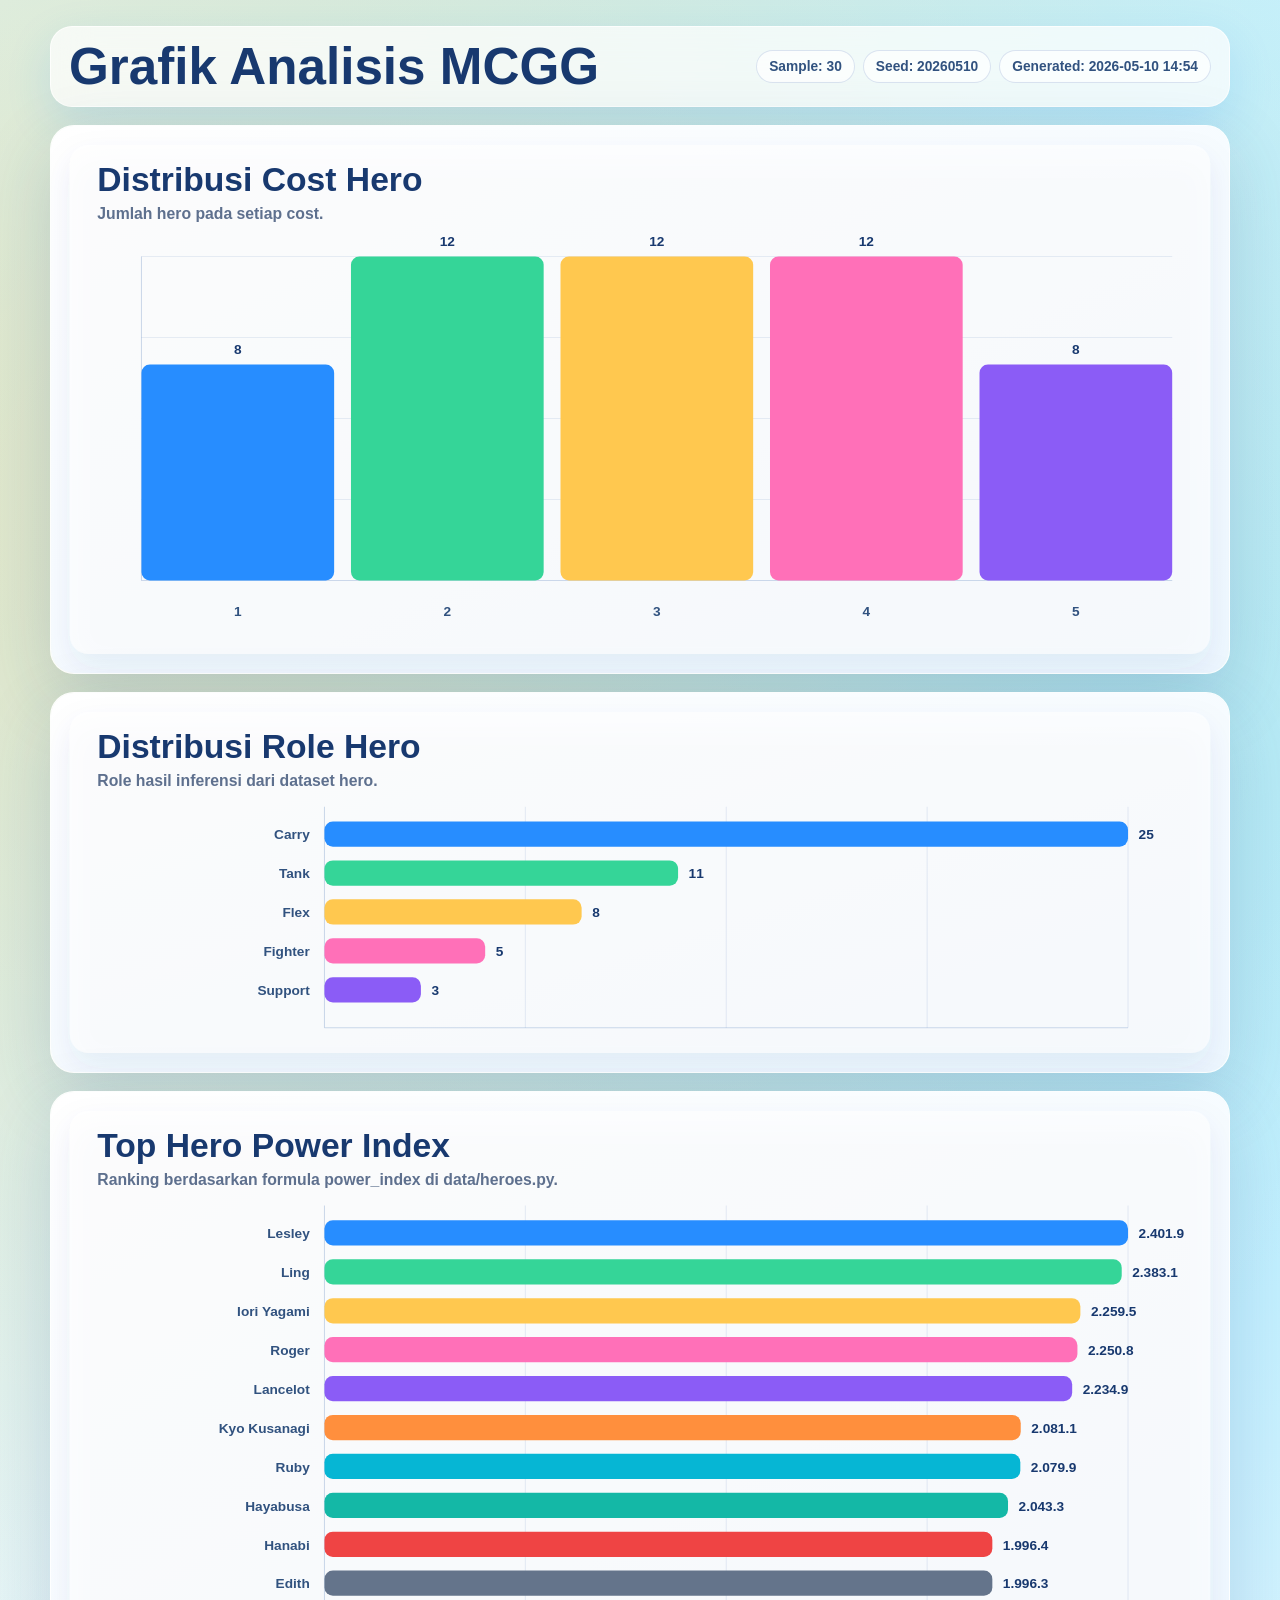
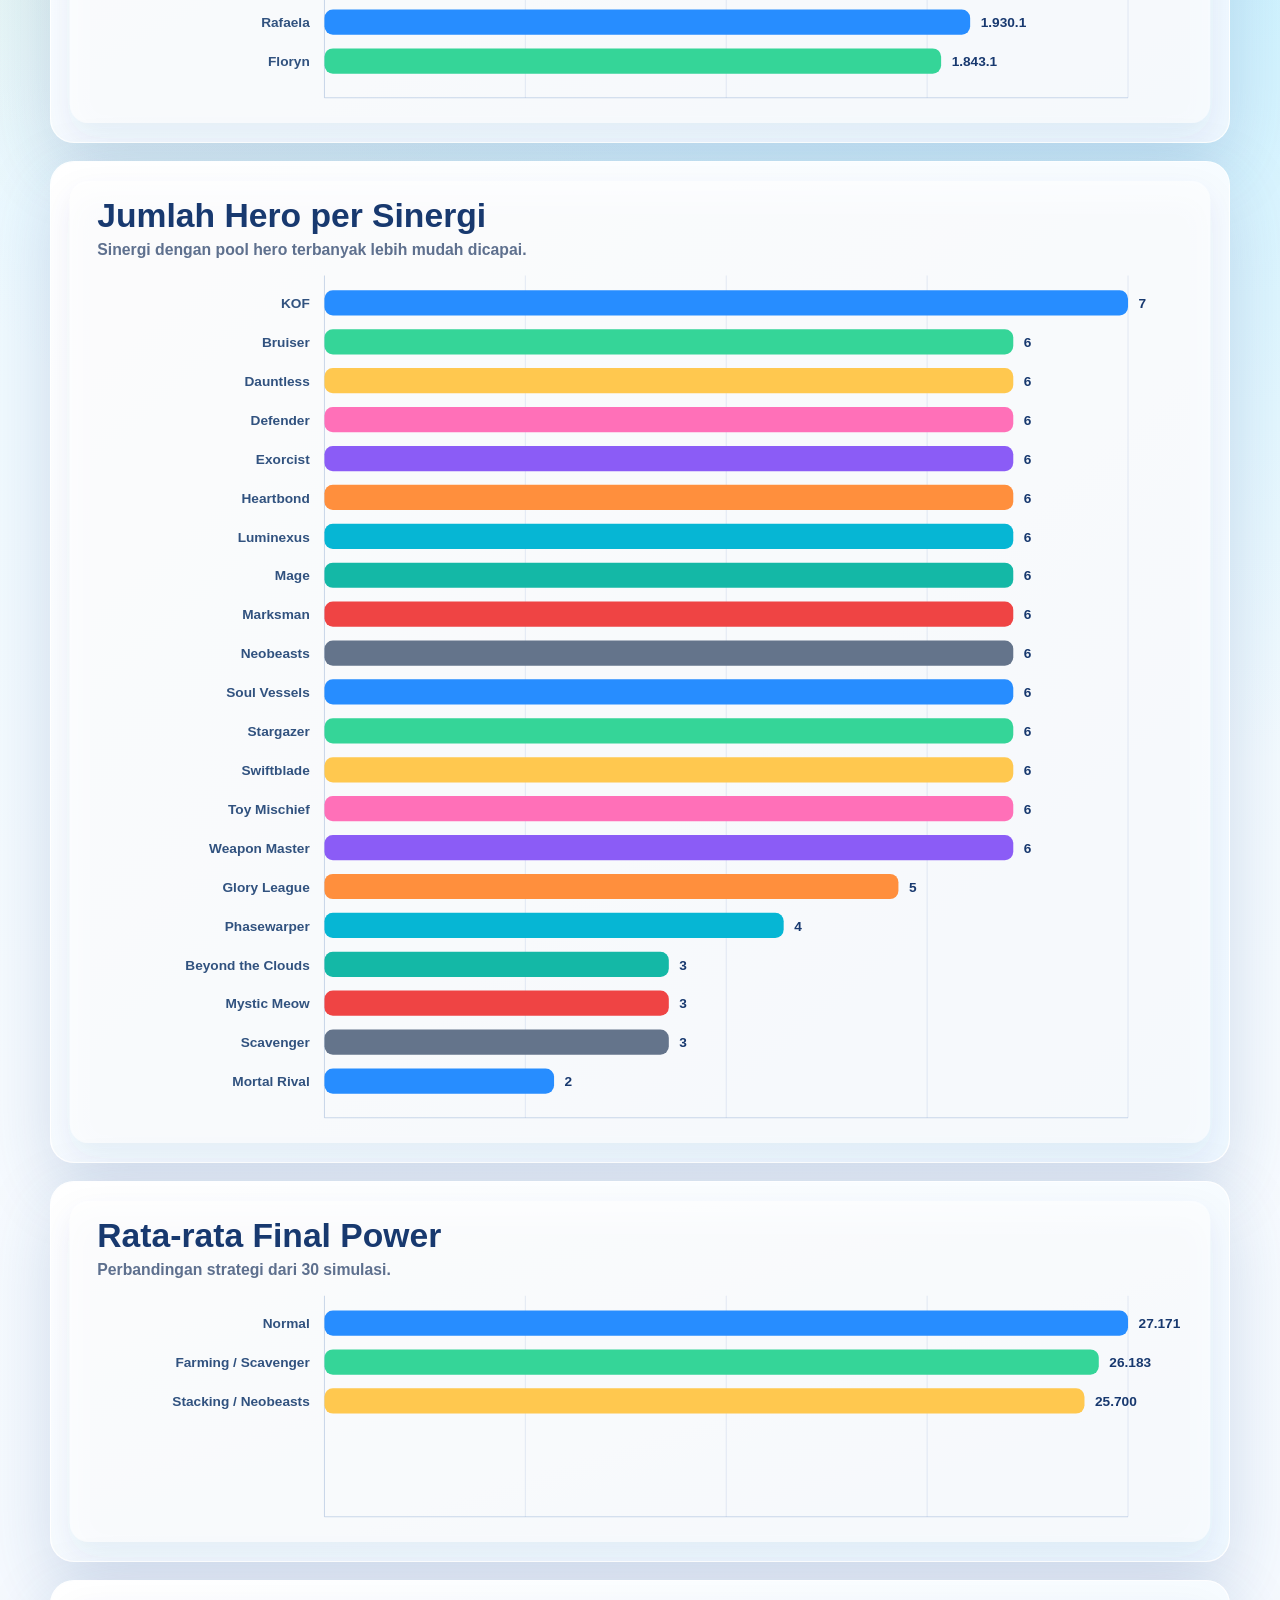
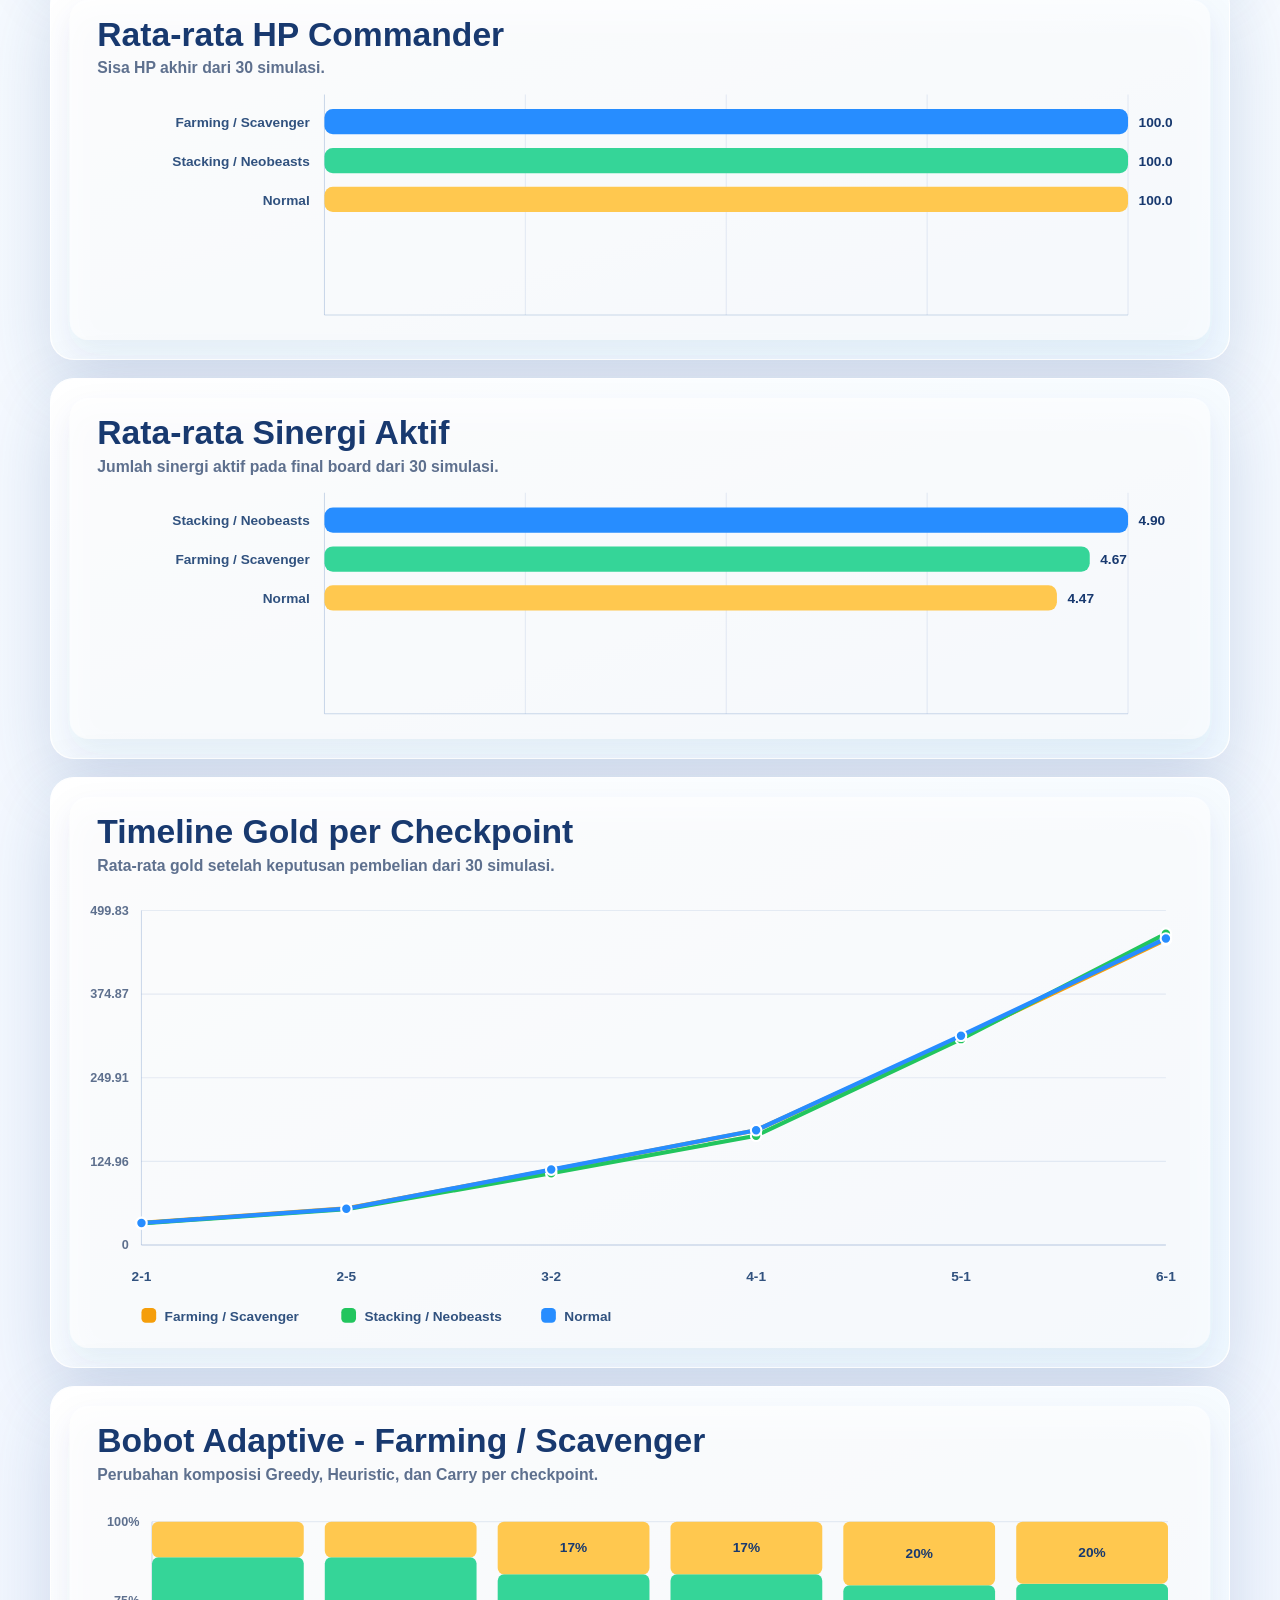
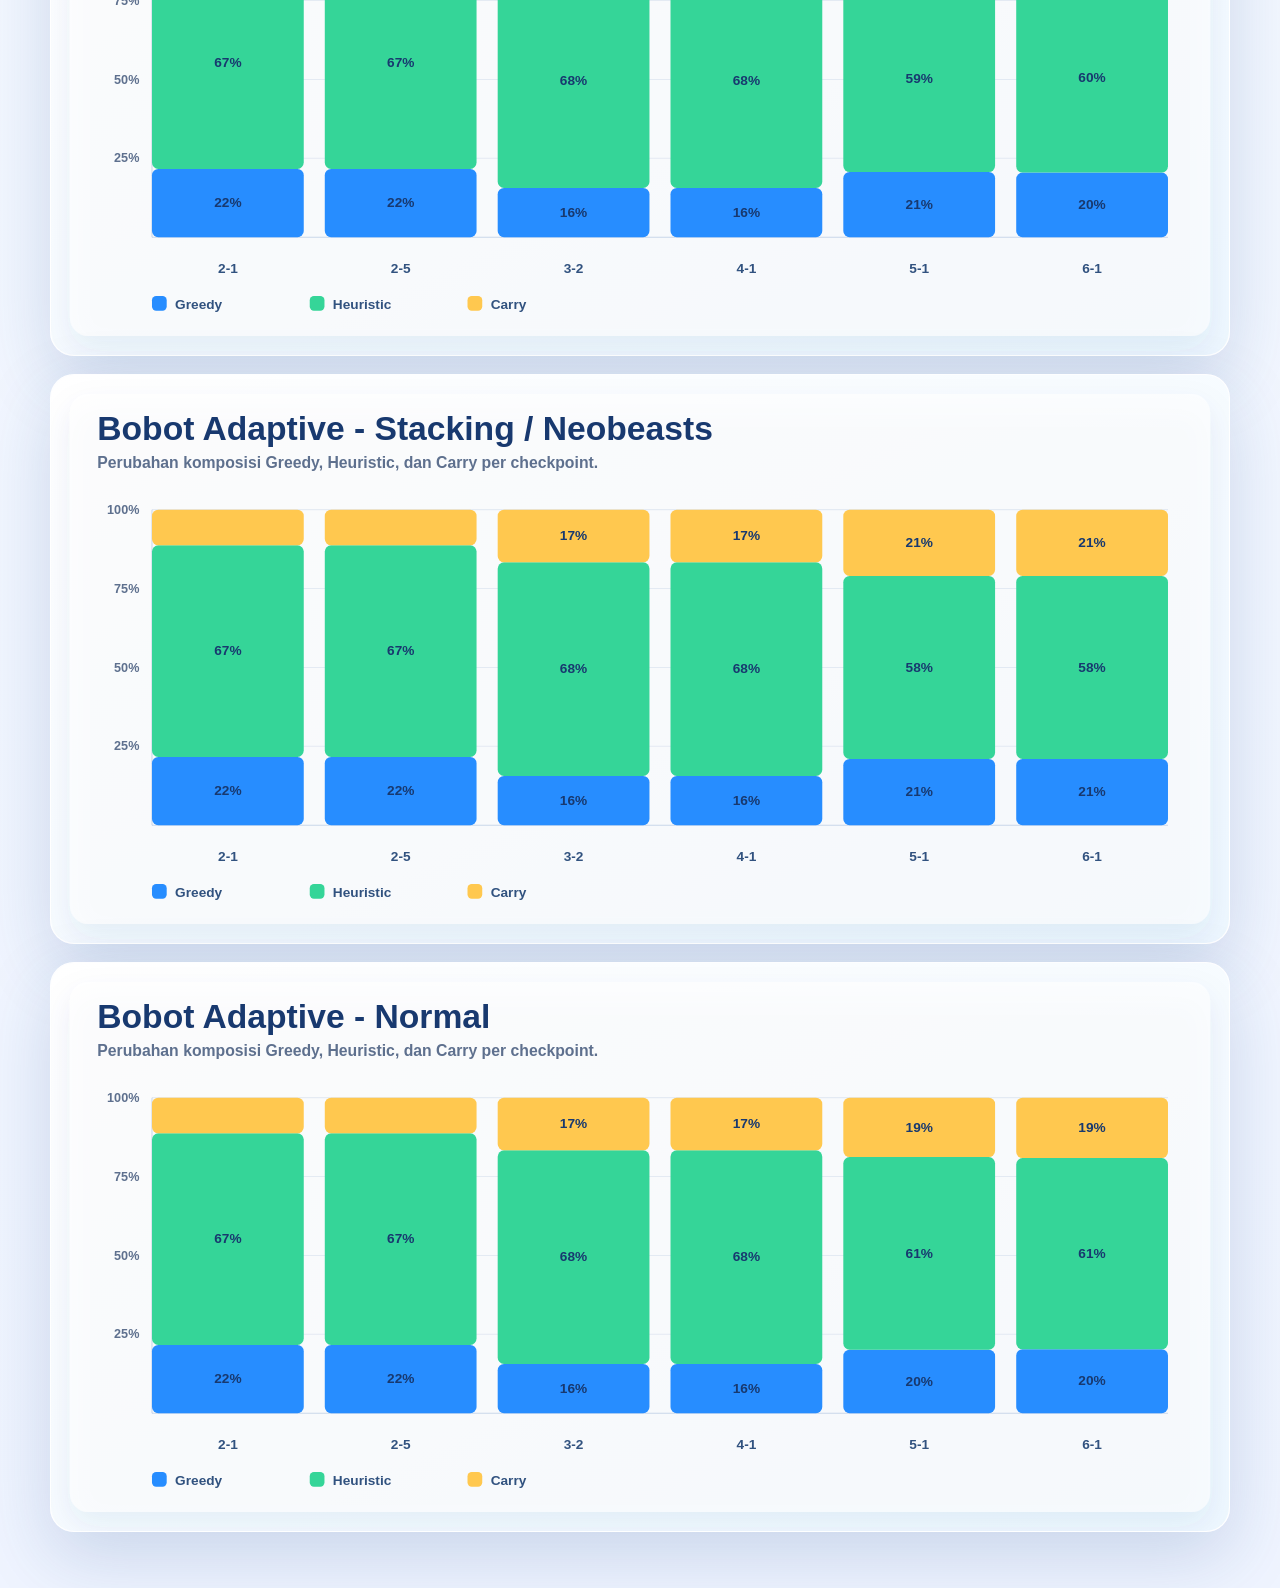
<file: output/grafik.html>
<!doctype html>
<html lang="id">
<head>
  <meta charset="utf-8">
  <meta name="viewport" content="width=device-width, initial-scale=1">
  <title>Grafik Analisis MCGG</title>
  <style>
    :root {
      --ink: #14233f;
      --muted: #5e708e;
      --line: rgba(43, 91, 167, 0.16);
      --blue: #278dff;
      --paper: rgba(255, 255, 255, 0.78);
    }
    * { box-sizing: border-box; }
    body {
      margin: 0;
      color: var(--ink);
      font-family: Inter, "Segoe UI", Arial, sans-serif;
      background:
        radial-gradient(circle at 16% 8%, rgba(255, 200, 79, 0.34), transparent 22%),
        radial-gradient(circle at 86% 12%, rgba(110, 220, 255, 0.48), transparent 28%),
        linear-gradient(180deg, #dff7ff 0%, #f7fbff 42%, #eff4ff 100%);
    }
    main {
      width: min(1180px, calc(100% - 28px));
      margin: 26px auto 56px;
    }
    .topbar {
      display: flex;
      align-items: center;
      justify-content: space-between;
      gap: 16px;
      margin-bottom: 18px;
      padding: 14px 18px;
      border: 1px solid rgba(255,255,255,.72);
      border-radius: 22px;
      background: rgba(255,255,255,.72);
      box-shadow: 0 16px 45px rgba(39,141,255,.16);
      backdrop-filter: blur(18px);
    }
    h1 {
      margin: 0;
      color: #18396f;
      font-size: clamp(2rem, 4vw, 3.6rem);
      line-height: 1;
    }
    .meta {
      display: flex;
      flex-wrap: wrap;
      gap: 8px;
      justify-content: flex-end;
    }
    .pill {
      padding: 8px 12px;
      color: #31527f;
      border: 1px solid var(--line);
      border-radius: 999px;
      background: rgba(255,255,255,.68);
      font-size: .86rem;
      font-weight: 800;
    }
    .chart-grid {
      display: grid;
      grid-template-columns: 1fr;
      gap: 18px;
    }
    .chart-card {
      overflow: hidden;
      border: 1px solid rgba(255,255,255,.74);
      border-radius: 24px;
      background: var(--paper);
      box-shadow: 0 24px 70px rgba(28,70,139,.18);
      backdrop-filter: blur(18px);
    }
    .chart-card img {
      display: block;
      width: 100%;
      height: auto;
    }
    @media (max-width: 720px) {
      .topbar {
        align-items: flex-start;
        flex-direction: column;
      }
      .meta {
        justify-content: flex-start;
      }
    }
  </style>
</head>
<body>
  <main>
    <header class="topbar">
      <h1>Grafik Analisis MCGG</h1>
      <div class="meta">
        <span class="pill">Sample: 30</span>
        <span class="pill">Seed: 20260510</span>
        <span class="pill">Generated: 2026-05-10 14:54</span>
      </div>
    </header>
    <section class="chart-grid">

      <article class="chart-card">
        <img src="grafik/hero-cost-distribution.svg" alt="Distribusi Cost Hero">
      </article>
      <article class="chart-card">
        <img src="grafik/hero-role-distribution.svg" alt="Distribusi Role Hero">
      </article>
      <article class="chart-card">
        <img src="grafik/top-heroes-power-index.svg" alt="Top Hero Power Index">
      </article>
      <article class="chart-card">
        <img src="grafik/synergy-hero-count.svg" alt="Jumlah Hero per Sinergi">
      </article>
      <article class="chart-card">
        <img src="grafik/profile-final-power.svg" alt="Rata-rata Final Power">
      </article>
      <article class="chart-card">
        <img src="grafik/profile-commander-hp.svg" alt="Rata-rata HP Commander">
      </article>
      <article class="chart-card">
        <img src="grafik/profile-active-synergies.svg" alt="Rata-rata Sinergi Aktif">
      </article>
      <article class="chart-card">
        <img src="grafik/checkpoint-gold-timeline.svg" alt="Timeline Gold per Checkpoint">
      </article>
      <article class="chart-card">
        <img src="grafik/adaptive-weight-farming.svg" alt="Bobot Adaptive - Farming / Scavenger">
      </article>
      <article class="chart-card">
        <img src="grafik/adaptive-weight-neobeast.svg" alt="Bobot Adaptive - Stacking / Neobeasts">
      </article>
      <article class="chart-card">
        <img src="grafik/adaptive-weight-normal.svg" alt="Bobot Adaptive - Normal">
      </article>
    </section>
  </main>
</body>
</html>
</file>
